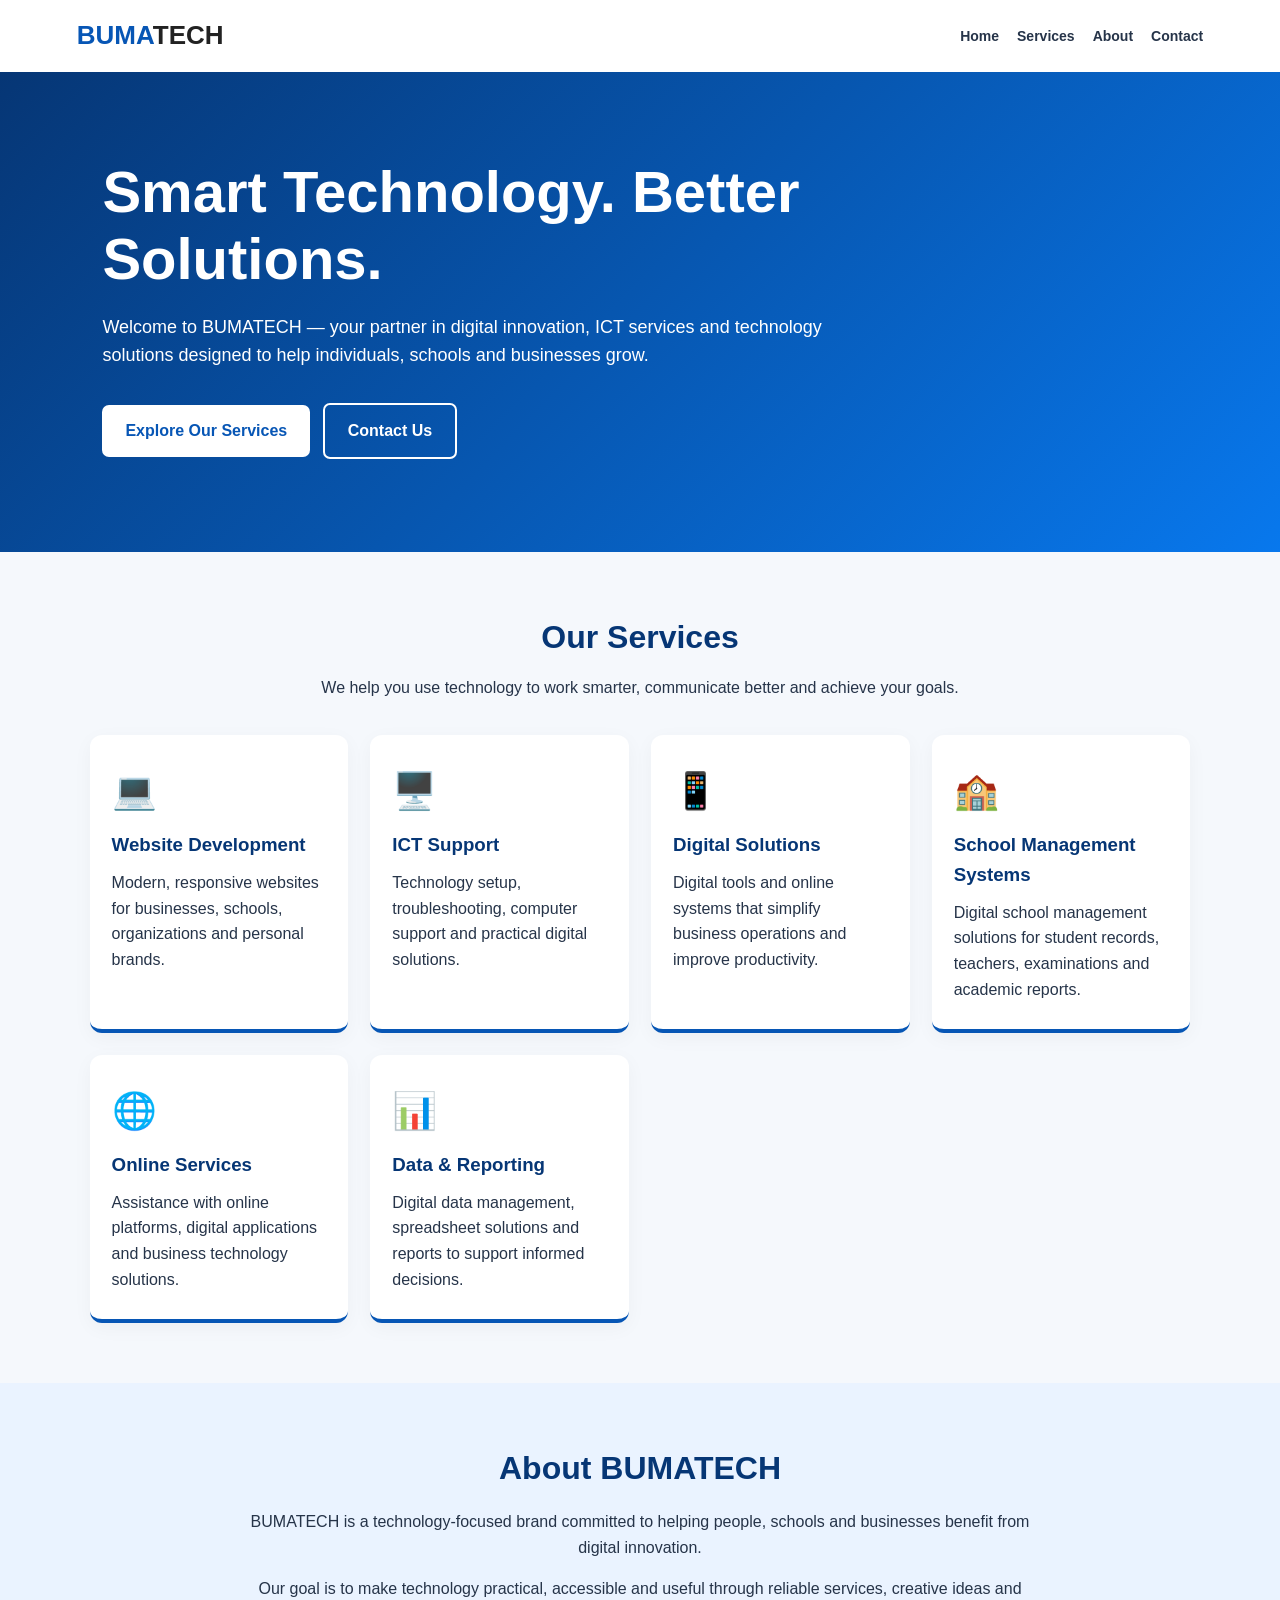
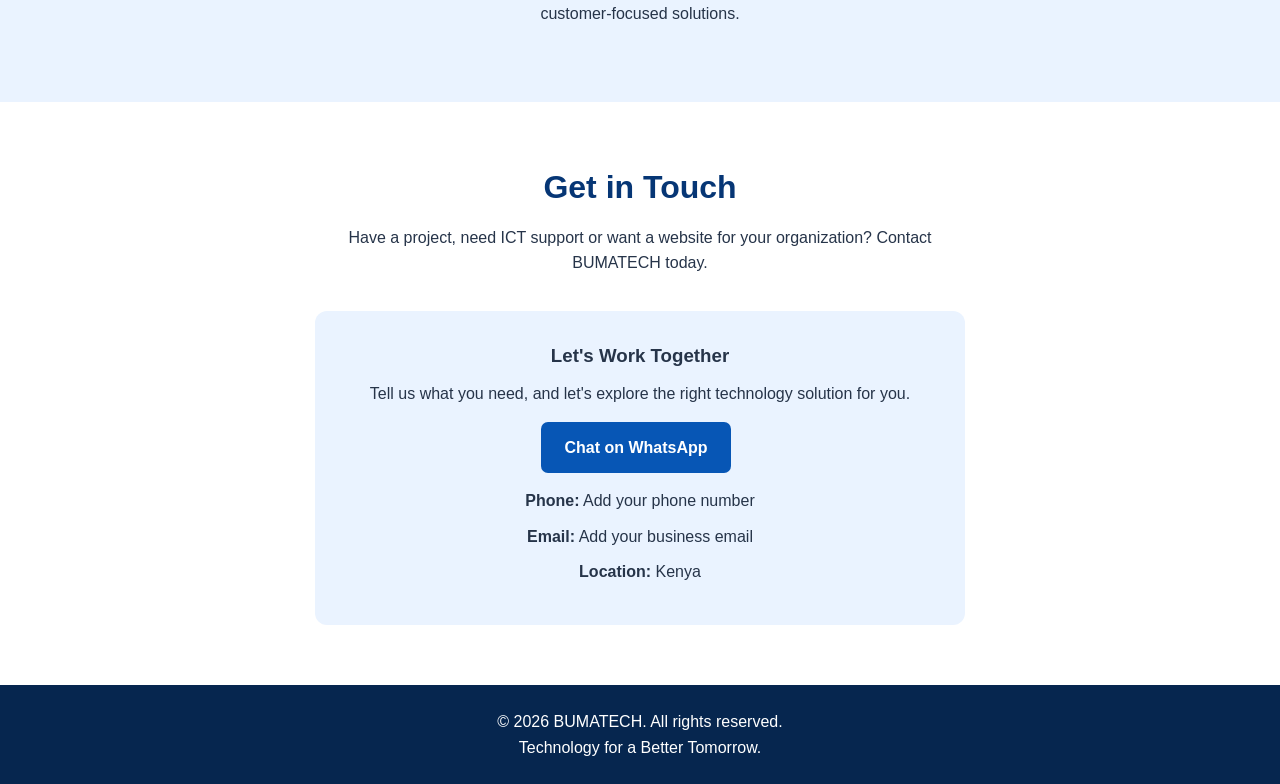
<file: index.html>
<!DOCTYPE html>
<html lang="en">
<head>
  <meta charset="UTF-8">
  <meta name="viewport" content="width=device-width, initial-scale=1.0">

  <title>BUMATECH | Technology Solutions</title>

  <meta name="description" content="BUMATECH provides technology solutions, digital services, website development and ICT support.">

  <meta name="theme-color" content="#0756b5">

  <style>
    * {
      margin: 0;
      padding: 0;
      box-sizing: border-box;
    }

    :root {
      --blue: #0756b5;
      --dark-blue: #063675;
      --light-blue: #eaf3ff;
      --white: #ffffff;
      --text: #263449;
    }

    body {
      font-family: Arial, sans-serif;
      background: #f5f8fc;
      color: var(--text);
      line-height: 1.6;
    }

    header {
      background: var(--white);
      padding: 15px 6%;
      display: flex;
      justify-content: space-between;
      align-items: center;
      flex-wrap: wrap;
      gap: 12px;
      box-shadow: 0 2px 10px #00000010;
    }

    .logo {
      font-size: 26px;
      font-weight: bold;
      color: var(--blue);
    }

    .logo span {
      color: #222;
    }

    nav {
      display: flex;
      gap: 18px;
      flex-wrap: wrap;
    }

    nav a {
      text-decoration: none;
      color: #263449;
      font-weight: bold;
      font-size: 14px;
    }

    nav a:hover {
      color: var(--blue);
    }

    .hero {
      min-height: 480px;
      padding: 80px 8%;
      display: flex;
      align-items: center;
      background: linear-gradient(135deg, #063675, #0878ed);
      color: white;
    }

    .hero-content {
      max-width: 720px;
    }

    .hero h1 {
      font-size: clamp(36px, 6vw, 58px);
      line-height: 1.15;
      margin-bottom: 20px;
    }

    .hero p {
      font-size: 18px;
      margin-bottom: 28px;
    }

    .button {
      display: inline-block;
      padding: 13px 23px;
      border-radius: 7px;
      text-decoration: none;
      font-weight: bold;
      margin: 5px 8px 5px 0;
    }

    .button-white {
      background: white;
      color: var(--blue);
    }

    .button-outline {
      border: 2px solid white;
      color: white;
    }

    section {
      padding: 60px 7%;
    }

    .section-title {
      text-align: center;
      color: var(--dark-blue);
      font-size: 32px;
      margin-bottom: 12px;
    }

    .section-description {
      text-align: center;
      max-width: 650px;
      margin: 0 auto 35px;
    }

    .services {
      display: grid;
      grid-template-columns: repeat(auto-fit, minmax(220px, 1fr));
      gap: 22px;
    }

    .service-card {
      background: white;
      padding: 27px 22px;
      border-radius: 12px;
      box-shadow: 0 5px 20px #0000000a;
      border-bottom: 4px solid var(--blue);
    }

    .service-icon {
      font-size: 36px;
      margin-bottom: 10px;
    }

    .service-card h3 {
      color: var(--dark-blue);
      margin-bottom: 10px;
    }

    .about {
      background: var(--light-blue);
      text-align: center;
    }

    .about p {
      max-width: 800px;
      margin: 15px auto;
    }

    .contact {
      text-align: center;
      background: white;
    }

    .contact-box {
      max-width: 650px;
      margin: auto;
      padding: 30px;
      background: var(--light-blue);
      border-radius: 12px;
    }

    .contact-box p {
      margin: 10px 0;
    }

    footer {
      background: #06264f;
      color: white;
      text-align: center;
      padding: 24px 12px;
    }

    footer a {
      color: white;
      text-decoration: none;
    }

    @media (max-width: 600px) {
      header {
        justify-content: center;
        text-align: center;
      }

      nav {
        justify-content: center;
        gap: 12px;
      }

      .hero {
        padding: 60px 6%;
        min-height: 400px;
      }

      section {
        padding: 45px 6%;
      }

      .section-title {
        font-size: 27px;
      }
    }
  </style>
</head>

<body>

  <!-- HEADER -->
  <header>
    <div class="logo">BUMA<span>TECH</span></div>

    <nav>
      <a href="#home">Home</a>
      <a href="#services">Services</a>
      <a href="#about">About</a>
      <a href="#contact">Contact</a>
    </nav>
  </header>

  <!-- HERO SECTION -->
  <main>
    <section class="hero" id="home">
      <div class="hero-content">
        <h1>Smart Technology. Better Solutions.</h1>

        <p>
          Welcome to BUMATECH — your partner in digital innovation,
          ICT services and technology solutions designed to help
          individuals, schools and businesses grow.
        </p>

        <a href="#services" class="button button-white">
          Explore Our Services
        </a>

        <a href="#contact" class="button button-outline">
          Contact Us
        </a>
      </div>
    </section>

    <!-- SERVICES -->
    <section id="services">
      <h2 class="section-title">Our Services</h2>

      <p class="section-description">
        We help you use technology to work smarter, communicate better
        and achieve your goals.
      </p>

      <div class="services">

        <div class="service-card">
          <div class="service-icon">💻</div>
          <h3>Website Development</h3>
          <p>
            Modern, responsive websites for businesses, schools,
            organizations and personal brands.
          </p>
        </div>

        <div class="service-card">
          <div class="service-icon">🖥️</div>
          <h3>ICT Support</h3>
          <p>
            Technology setup, troubleshooting, computer support
            and practical digital solutions.
          </p>
        </div>

        <div class="service-card">
          <div class="service-icon">📱</div>
          <h3>Digital Solutions</h3>
          <p>
            Digital tools and online systems that simplify business
            operations and improve productivity.
          </p>
        </div>

        <div class="service-card">
          <div class="service-icon">🏫</div>
          <h3>School Management Systems</h3>
          <p>
            Digital school management solutions for student records,
            teachers, examinations and academic reports.
          </p>
        </div>

        <div class="service-card">
          <div class="service-icon">🌐</div>
          <h3>Online Services</h3>
          <p>
            Assistance with online platforms, digital applications
            and business technology solutions.
          </p>
        </div>

        <div class="service-card">
          <div class="service-icon">📊</div>
          <h3>Data & Reporting</h3>
          <p>
            Digital data management, spreadsheet solutions and
            reports to support informed decisions.
          </p>
        </div>

      </div>
    </section>

    <!-- ABOUT -->
    <section class="about" id="about">
      <h2 class="section-title">About BUMATECH</h2>

      <p>
        BUMATECH is a technology-focused brand committed to helping
        people, schools and businesses benefit from digital innovation.
      </p>

      <p>
        Our goal is to make technology practical, accessible and useful
        through reliable services, creative ideas and customer-focused
        solutions.
      </p>
    </section>

    <!-- CONTACT -->
    <section class="contact" id="contact">
      <h2 class="section-title">Get in Touch</h2>

      <p class="section-description">
        Have a project, need ICT support or want a website for your
        organization? Contact BUMATECH today.
      </p>

      <div class="contact-box">
        <h3>Let's Work Together</h3>

        <p>
          Tell us what you need, and let's explore the right
          technology solution for you.
        </p>

        <!-- Replace the example number with your WhatsApp number -->
        <a
          href="https://wa.me/254700000000"
          class="button button-white"
          style="background:#0756b5;color:white;"
          target="_blank"
          rel="noopener noreferrer"
        >
          Chat on WhatsApp
        </a>

        <p><strong>Phone:</strong> Add your phone number</p>
        <p><strong>Email:</strong> Add your business email</p>
        <p><strong>Location:</strong> Kenya</p>
      </div>
    </section>
  </main>

  <!-- FOOTER -->
  <footer>
    <p>
      &copy; <span id="year"></span> BUMATECH.
      All rights reserved.
    </p>

    <p>Technology for a Better Tomorrow.</p>
  </footer>

  <script>
    document.getElementById("year").textContent =
      new Date().getFullYear();
  </script>

</body>
</html>
</file>
